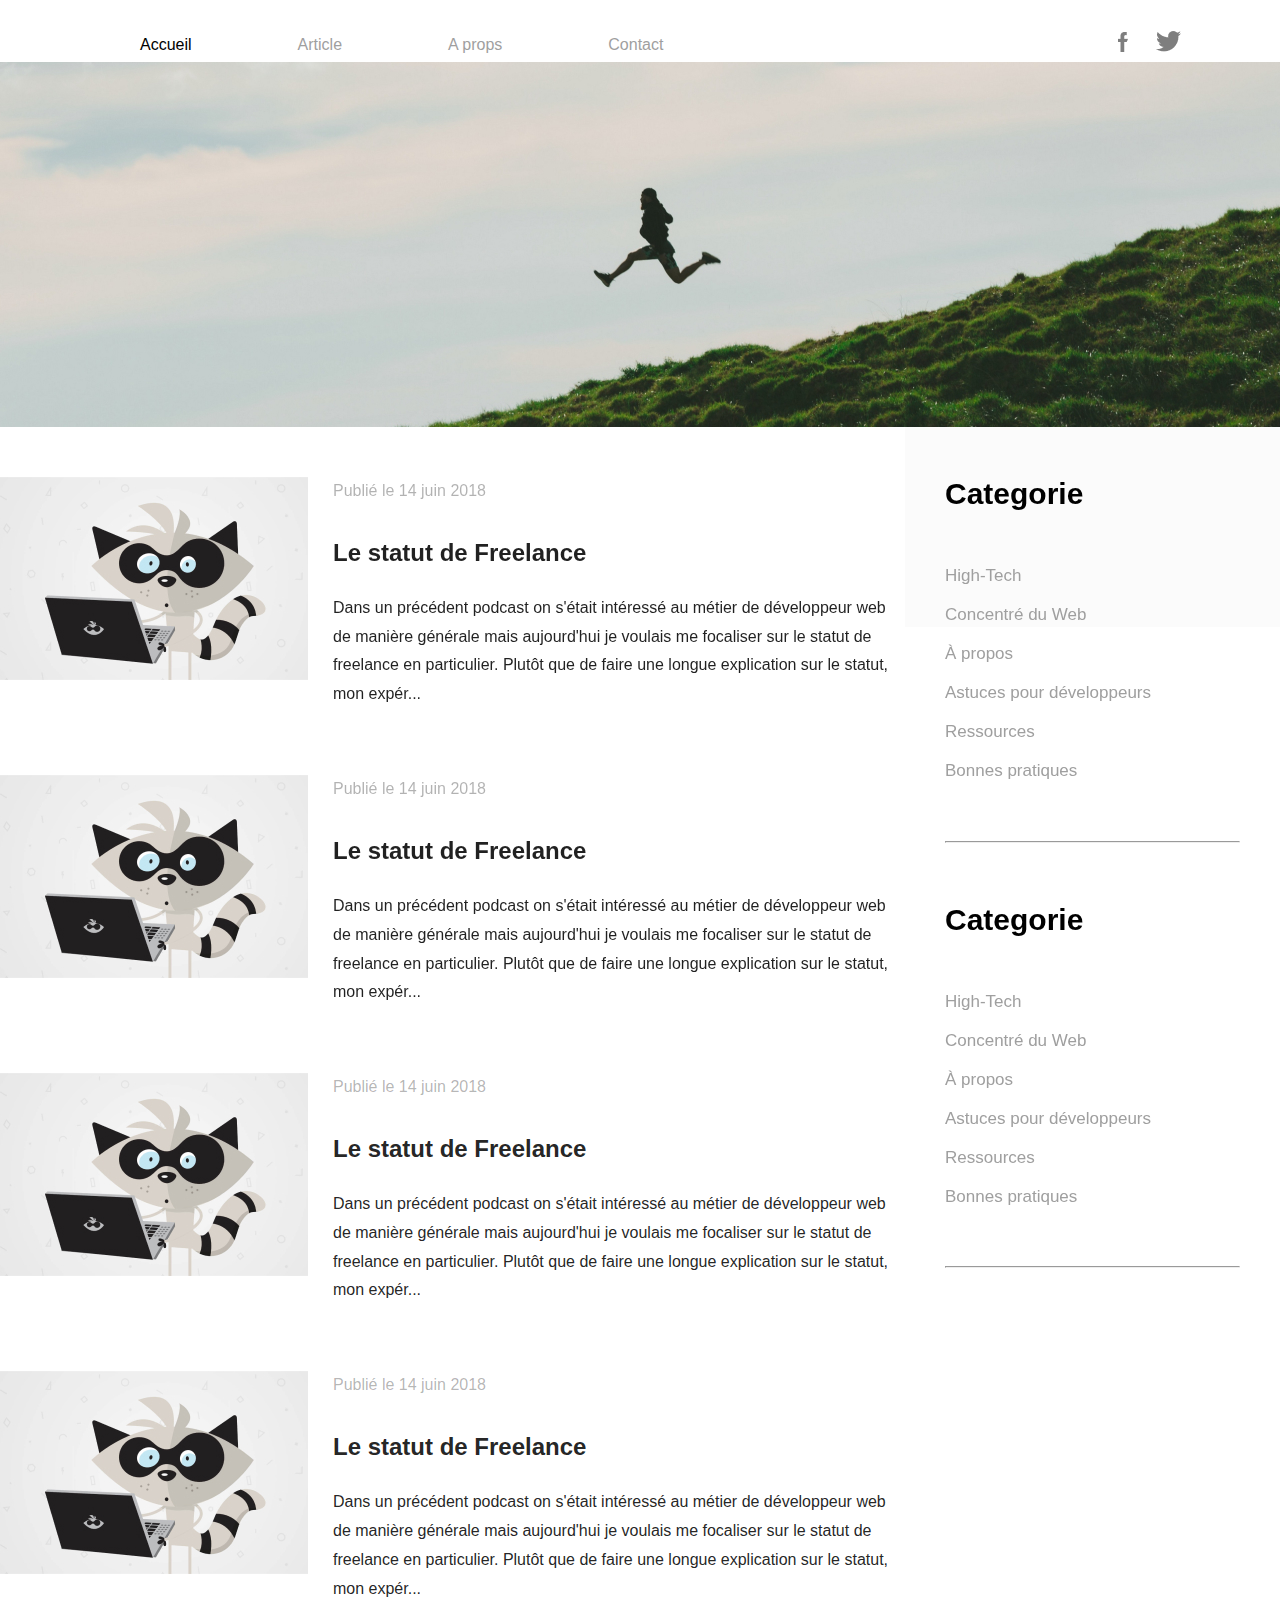
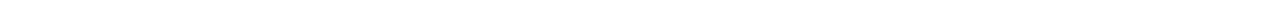
<file: blogCss/index.html>
<!DOCTYPE html>
<html lang="en">
  <head>
    <meta charset="UTF-8" />
    <meta name="viewport" content="width=device-width, initial-scale=1.0" />
    <title>Document</title>
    <link rel="stylesheet" href="style.css" />
  </head>
  <body>
    <header class="topbar">
      <nav href="index.html"><a class="active">Accueil</a></nav>
      <nav href="article.html"><a>Article</a></nav>
      <nav href="aprops.html"><a>A props</a></nav>
      <nav href="contact.html"><a>Contact</a></nav>
      <div class="social">
        <a href="a">
          <img src="img/facebook.png" alt="facebook" title="facebook"
        /></a>
        <a href="a">
          <img src="img/twitter.png" alt="twitter" title="twitter"
        /></a>
      </div>
    </header>
    <div class="banniere"></div>
    <main class="main">
      <article class="article">
        <a href="articlle.html" class="articleimg"
          ><img src="img/img.jpg" alt="" srcset=""
        /></a>
        <div class="article-date">Publié le 14 juin 2018</div>
        <h2 class="article-titre">
          <a href="articlle.html">Le statut de Freelance</a>
        </h2>
        <p>
          Dans un précédent podcast on s'était intéressé au métier de
          développeur web de manière générale mais aujourd'hui je voulais me
          focaliser sur le statut de freelance en particulier. Plutôt que de
          faire une longue explication sur le statut, mon expér...
        </p>
      </article>
      <article class="article">
        <a href="articlle.html" class="articleimg"
          ><img src="img/img.jpg" alt="" srcset=""
        /></a>
        <div class="article-date">Publié le 14 juin 2018</div>
        <h2 class="article-titre">
          <a href="articlle.html">Le statut de Freelance</a>
        </h2>
        <p>
          Dans un précédent podcast on s'était intéressé au métier de
          développeur web de manière générale mais aujourd'hui je voulais me
          focaliser sur le statut de freelance en particulier. Plutôt que de
          faire une longue explication sur le statut, mon expér...
        </p>
      </article>
      <article class="article">
        <a href="articlle.html" class="articleimg"
          ><img src="img/img.jpg" alt="" srcset=""
        /></a>
        <div class="article-date">Publié le 14 juin 2018</div>
        <h2 class="article-titre">
          <a href="articlle.html">Le statut de Freelance</a>
        </h2>
        <p>
          Dans un précédent podcast on s'était intéressé au métier de
          développeur web de manière générale mais aujourd'hui je voulais me
          focaliser sur le statut de freelance en particulier. Plutôt que de
          faire une longue explication sur le statut, mon expér...
        </p>
      </article>
      <article class="article">
        <a href="articlle.html" class="articleimg"
          ><img src="img/img.jpg" alt="" srcset=""
        /></a>
        <div class="article-date">Publié le 14 juin 2018</div>
        <h2 class="article-titre">
          <a href="articlle.html">Le statut de Freelance</a>
        </h2>
        <p>
          Dans un précédent podcast on s'était intéressé au métier de
          développeur web de manière générale mais aujourd'hui je voulais me
          focaliser sur le statut de freelance en particulier. Plutôt que de
          faire une longue explication sur le statut, mon expér...
        </p>
      </article>
    </main>
    <aside class="sidebar">
      <h4 class="sidebar-titre">Categorie</h4>
      <ul>
        <li><a href="">High-Tech</a></li>
        <li><a href="">Concentré du Web</a></li>
        <li><a href="">À propos</a></li>
        <li><a href="">Astuces pour développeurs</a></li>
        <li><a href="">Ressources</a></li>
        <li><a href="">Bonnes pratiques</a></li>
      </ul>
      <hr />
      <h4 class="sidebar-titre">Categorie</h4>
      <ul>
        <li><a href="">High-Tech</a></li>
        <li><a href="">Concentré du Web</a></li>
        <li><a href="">À propos</a></li>
        <li><a href="">Astuces pour développeurs</a></li>
        <li><a href="">Ressources</a></li>
        <li><a href="">Bonnes pratiques</a></li>
      </ul>
      <hr />
    </aside>
    <footer class="footer">aziz Ouertani</footer>
  </body>
</html>
</file>
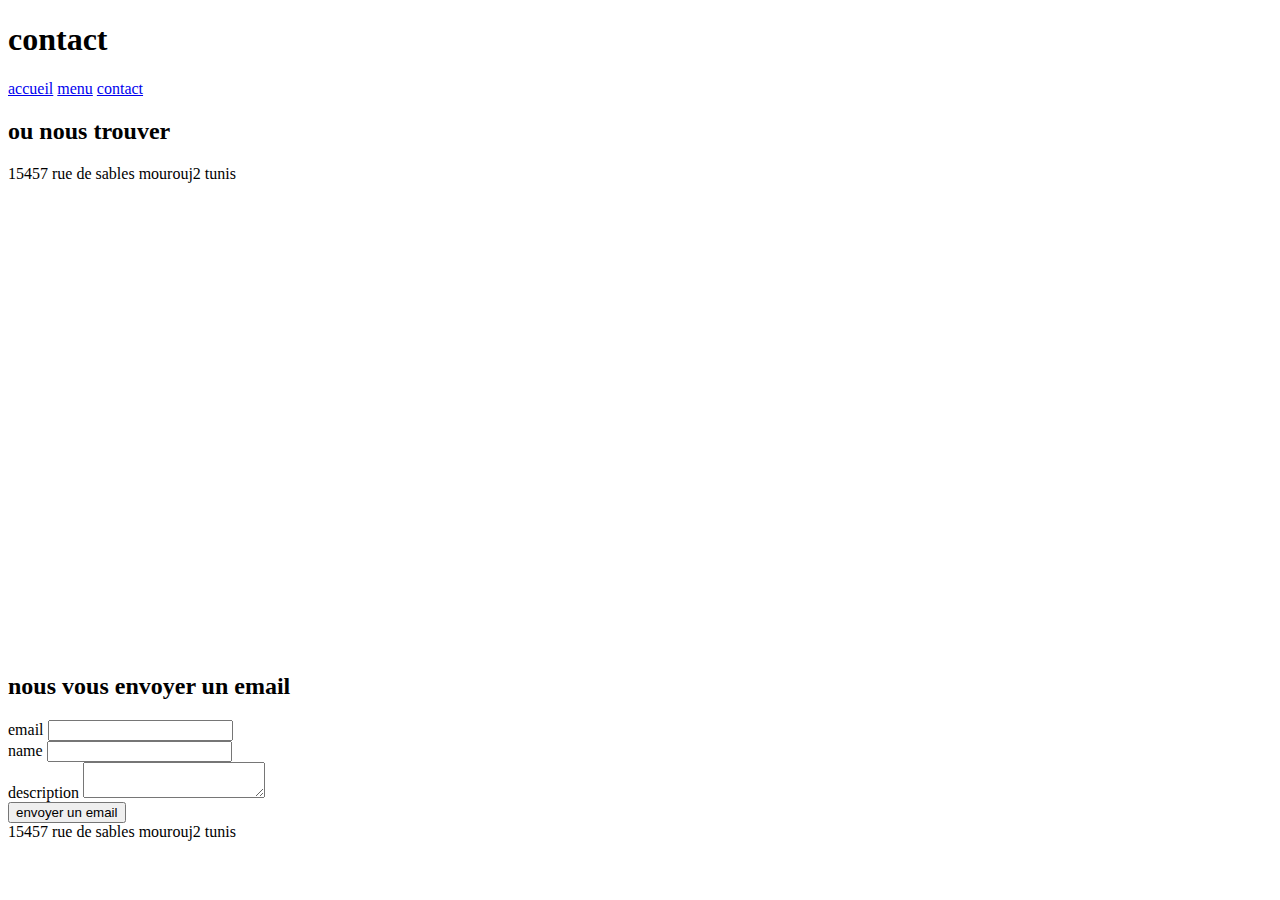
<file: contact.html>
<!DOCTYPE html>
<html lang="en">
  <head>
    <meta charset="UTF-8" />
    <meta name="viewport" content="width=device-width, initial-scale=1.0" />
    <title>Mon resto</title>
  </head>
  <body>
    <head>
      <h1>contact</h1>
      <nav>
        <a href="index.html" title="accueil">accueil</a>
        <a href="menu.html" title="menu">menu</a>
        <a href="contact.html" title="contact">contact</a>
      </nav>
    </head>
    <section>
      <h2>ou nous trouver</h2>
      <p>15457 rue de sables mourouj2 tunis</p>
      <iframe
        src="https://www.google.com/maps/embed?pb=!1m18!1m12!1m3!1d12789.02171629009!2d10.189500102763908!3d36.74043954965156!2m3!1f0!2f0!3f0!3m2!1i1024!2i768!4f13.1!3m3!1m2!1s0x12fd36e58d222c99%3A0x3bc16248da4aa64!2sEl%20Mourouj%202%2C%20Tunis!5e0!3m2!1sfr!2stn!4v1686903121861!5m2!1sfr!2stn"
        width="600"
        height="450"
        style="border: 0"
        allowfullscreen=""
        loading="lazy"
        referrerpolicy="no-referrer-when-downgrade"
      ></iframe>
      <h2>nous vous envoyer un email</h2>
      <form action="contact.html">
        <div>
          <label for="email">email</label>
          <input type="email" name="email" id="emailId" />
        </div>
        <div>
          <label for="name">name</label>
          <input type="text" name="name" id="nameId" />
        </div>
        <div>
          <label for="description">description</label>
          <textarea name="description" id="descriptionId"></textarea>
        </div>
        <button type="submit">envoyer un email</button>
      </form>
    </section>
    <footer>15457 rue de sables mourouj2 tunis</footer>
  </body>
</html>
</file>
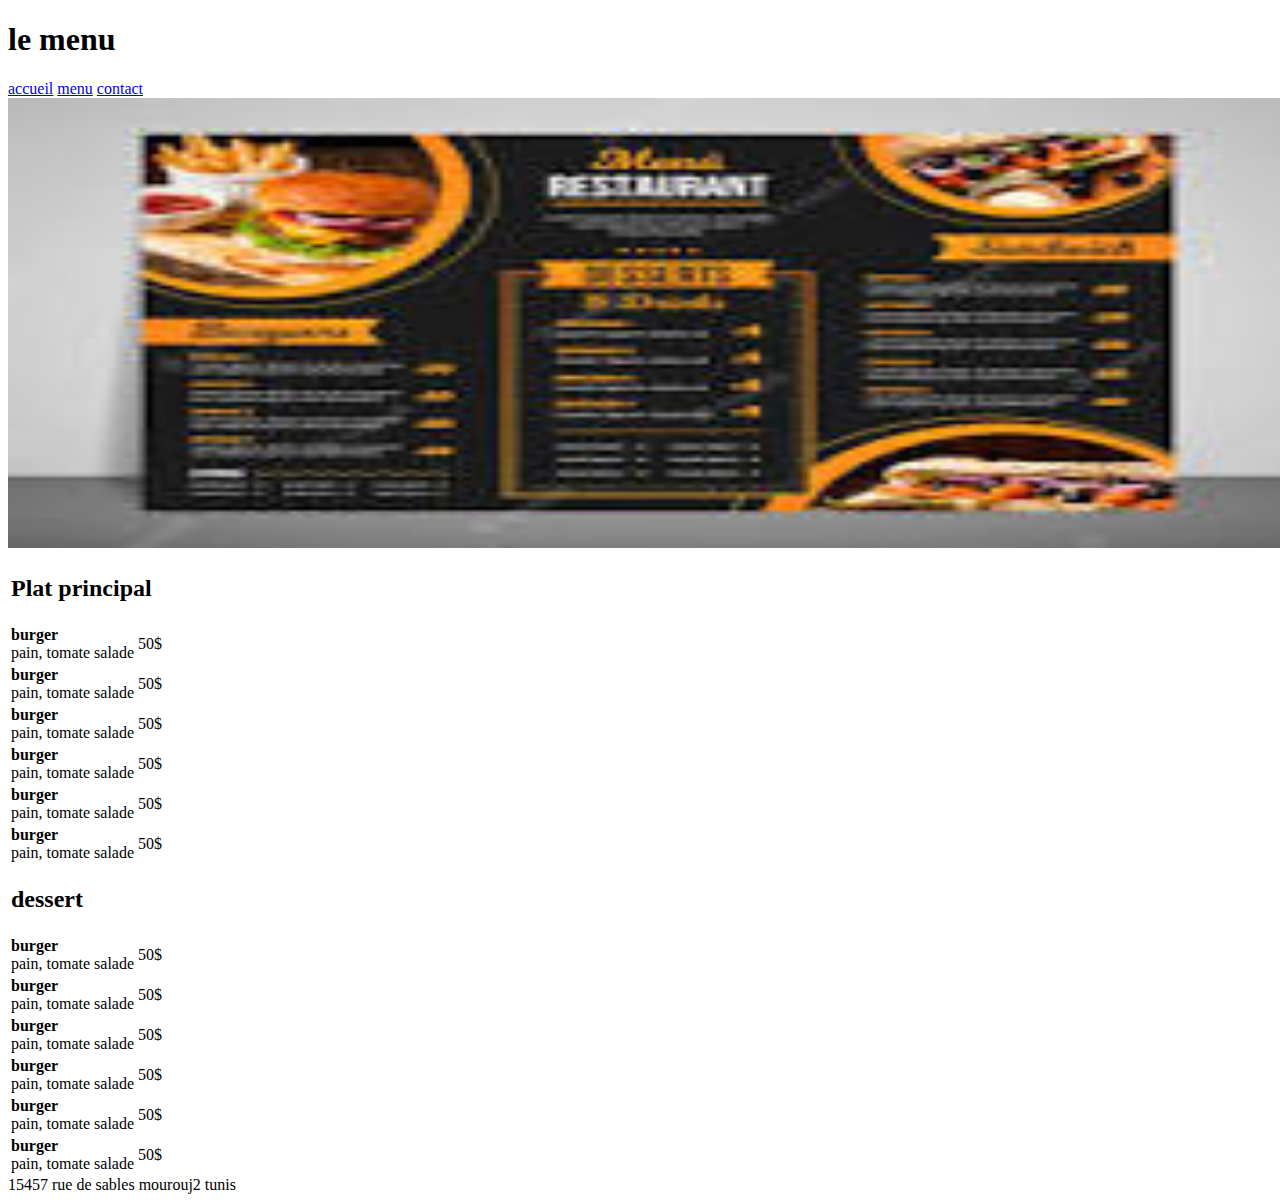
<file: menu.html>
<!DOCTYPE html>
<html lang="en">
  <head>
    <meta charset="UTF-8" />
    <meta name="viewport" content="width=device-width, initial-scale=1.0" />
    <title>Mon resto</title>
  </head>
  <body>
    <head>
      <h1>le menu</h1>
      <nav>
        <a href="index.html" title="accueil">accueil</a>
        <a href="menu.html" title="menu">menu</a>
        <a href="contact.html" title="contact">contact</a>
      </nav>
      <img src="img/menu.jpg" width="1300" height="450" />
    </head>
    <article>
      <table>
        <tr>
          <td colspan="2">
            <h2>Plat principal</h2>
          </td>
        </tr>
        <tr>
          <td>
            <strong>burger</strong> <br />
            pain, tomate salade
          </td>
          <td>50$</td>
        </tr>
        <tr>
          <td>
            <strong>burger</strong> <br />
            pain, tomate salade
          </td>
          <td>50$</td>
        </tr>
        <tr>
          <td>
            <strong>burger</strong> <br />
            pain, tomate salade
          </td>
          <td>50$</td>
        </tr>
        <tr>
          <td>
            <strong>burger</strong> <br />
            pain, tomate salade
          </td>
          <td>50$</td>
        </tr>
        <tr>
          <td>
            <strong>burger</strong> <br />
            pain, tomate salade
          </td>
          <td>50$</td>
        </tr>
        <tr>
          <td>
            <strong>burger</strong> <br />
            pain, tomate salade
          </td>
          <td>50$</td>
        </tr>
        <tr>
          <td colspan="2">
            <h2>dessert</h2>
          </td>
        </tr>
        <tr>
          <td>
            <strong>burger</strong> <br />
            pain, tomate salade
          </td>
          <td>50$</td>
        </tr>
        <tr>
          <td>
            <strong>burger</strong> <br />
            pain, tomate salade
          </td>
          <td>50$</td>
        </tr>
        <tr>
          <td>
            <strong>burger</strong> <br />
            pain, tomate salade
          </td>
          <td>50$</td>
        </tr>
        <tr>
          <td>
            <strong>burger</strong> <br />
            pain, tomate salade
          </td>
          <td>50$</td>
        </tr>
        <tr>
          <td>
            <strong>burger</strong> <br />
            pain, tomate salade
          </td>
          <td>50$</td>
        </tr>
        <tr>
          <td>
            <strong>burger</strong> <br />
            pain, tomate salade
          </td>
          <td>50$</td>
        </tr>
      </table>
    </article>
    <footer>15457 rue de sables mourouj2 tunis</footer>
  </body>
</html>
</file>
<file: blogCss/style.css>
* {
  box-sizing: border-box;
}
body {
  font-family: sans-serif;
  font-size: 16px;
  color: rgba(0, 0, 0, 0.870588);
  line-height: 1.8;
  margin: 0;
}

.topbar {
  position: fixed;
  left: 0%;
  right: 0%;
  top: 0%;
  width: 100%;
  bottom: 94.45%;
  background: #ffffff;
  padding: 31px 87px;
}
.topbar nav {
  float: left;
}
.topbar nav a {
  color: #9f9f9f;
  text-decoration: none;
  font-weight: 500;
  padding: 0 53px;
}
.topbar nav a:hover,
.topbar nav a.active {
  color: #000000;
}
.social {
  float: right;
}
.social a {
  padding: 0 12px;
  opacity: 0.5;
}
.social a:hover {
  opacity: 1;
}
.banniere {
  height: 427px;
  background: no-repeat center center / cover url("img/header.jpg");
}
.main {
  float: left;
  height: 200px;
  background: rgb(255, 255, 255);
  width: calc(100% - 375px);
  z-index: 2;
  position: relative;
}
.article {
  overflow: hidden;
  margin: 50px 0;
}
.article a {
  color: inherit;
  text-decoration: none;
}
.article-date {
  font-weight: 300px;
  color: rgba(0, 0, 0, 0.3);
  margin-bottom: 25px;
}
.article-title {
  font-size: 2.25rem;
  line-height: 1.1;
  font-family: "cardo", "serif";
  margin: 0 0 15 0;
}
.articleimg {
  float: left;
  width: 308px;
  margin-right: 25px;
}
.articleimg img {
  height: auto;
  width: 100%;
}
.sidebar {
  float: right;
  height: 200px;
  background: #fbfbfb;
  width: 375px;
  padding: 40px;
  z-index: 1;
  position: relative;
}
.sidebar-titre {
  font-size: 30px;
  color: #000000;
  margin: 35px 0;
}
.sidebar ul {
  margin: 0;
  padding: 0;
  list-style: none;
  font-size: 17px;
  line-height: 2.3;
}
.sidebar a {
  color: #9f9f9f;
  text-decoration: none;
}
.sidebar a:hover {
  text-decoration: underline;
}
.sidebar-titre:first-child {
  margin-top: 0px;
}
.sidebar hr {
  border: non;
  height: 1px;
  background: #c4c4c4;
  margin: 50px 0;
}
.footer {
  clear: both;
}
</file>
